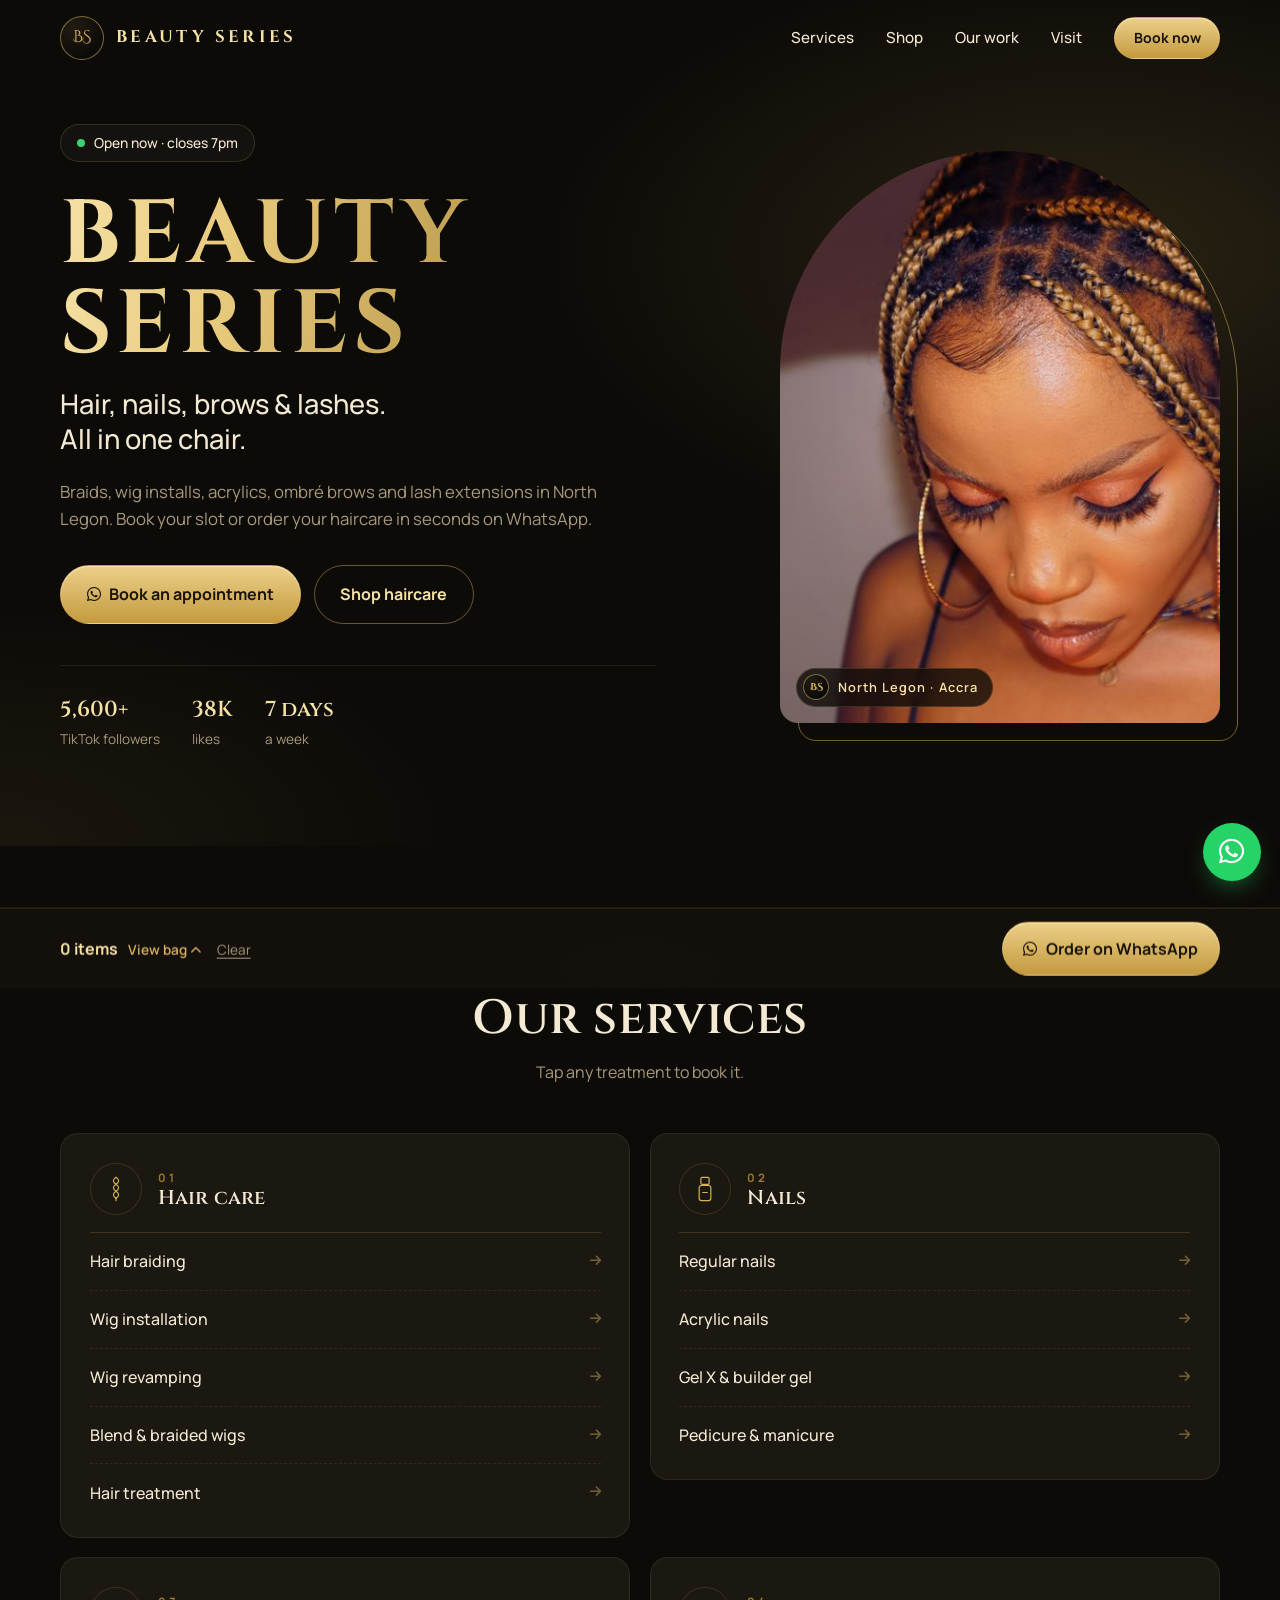
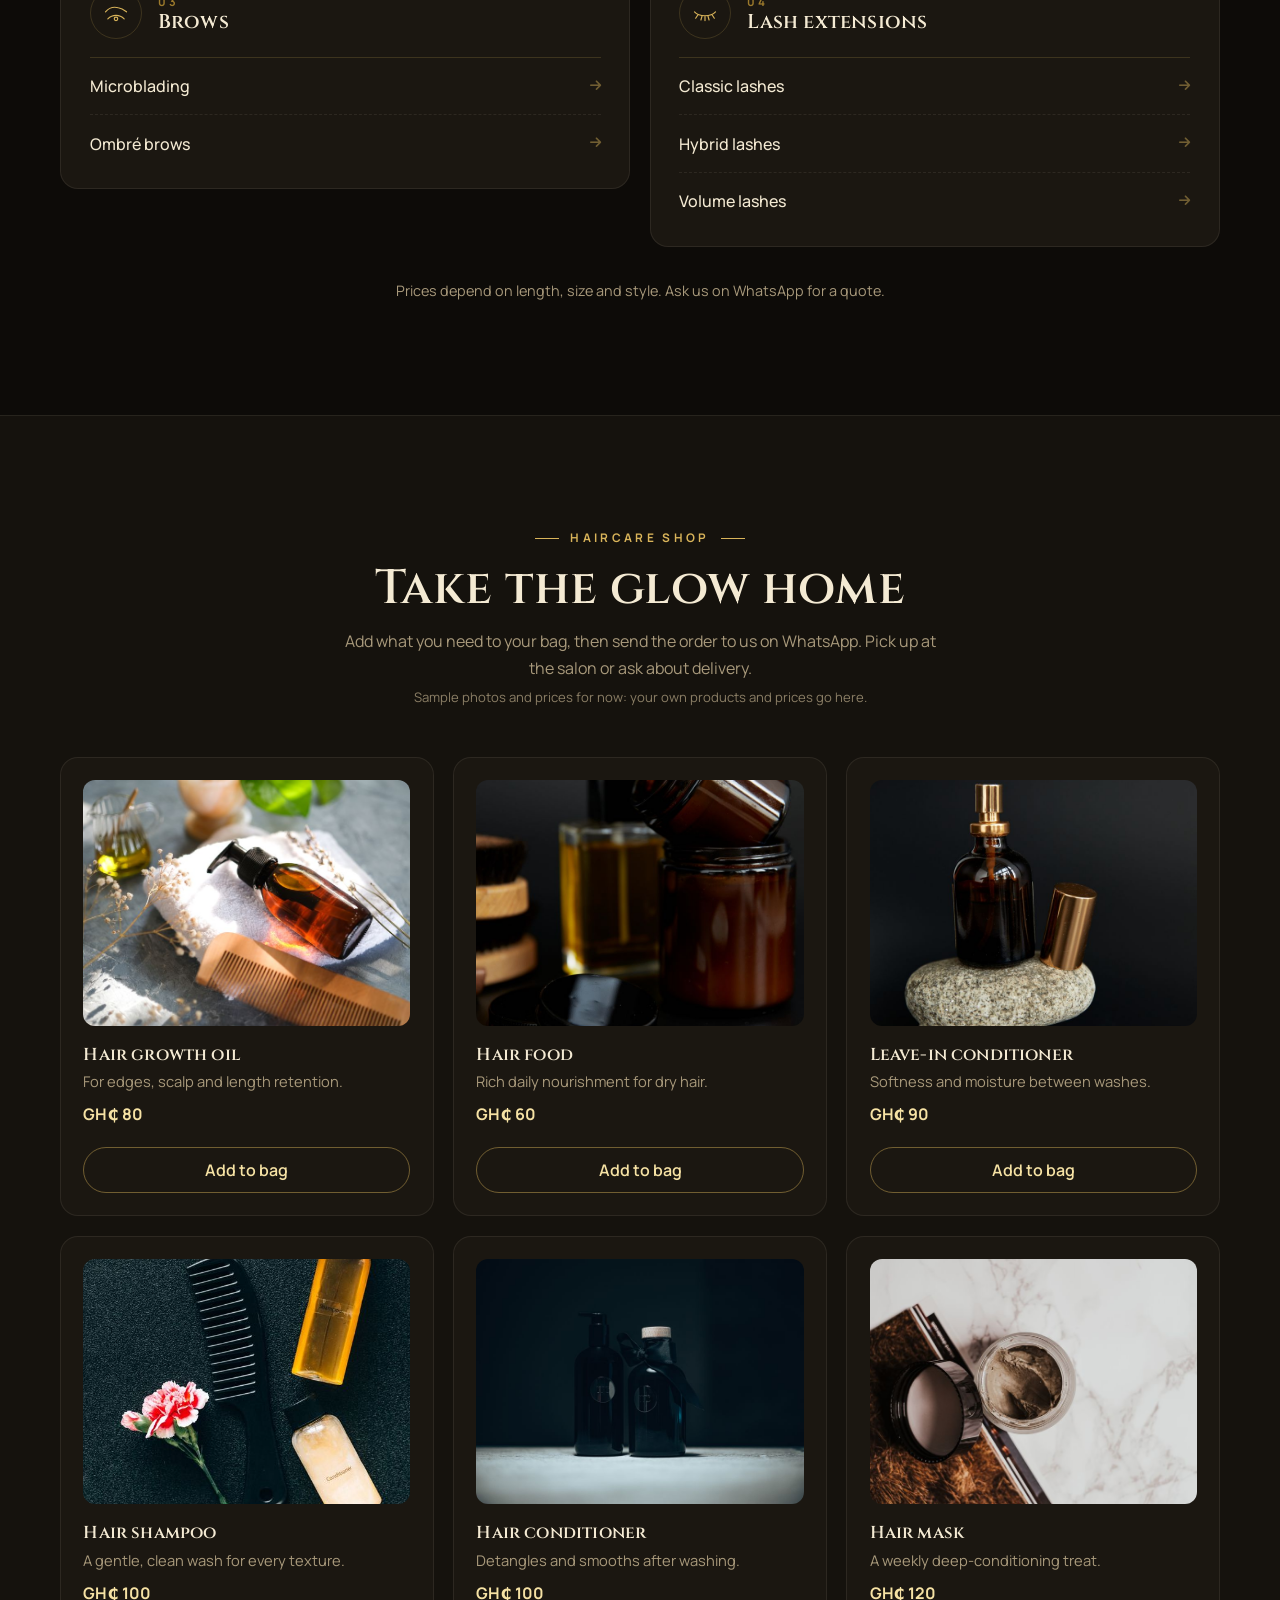
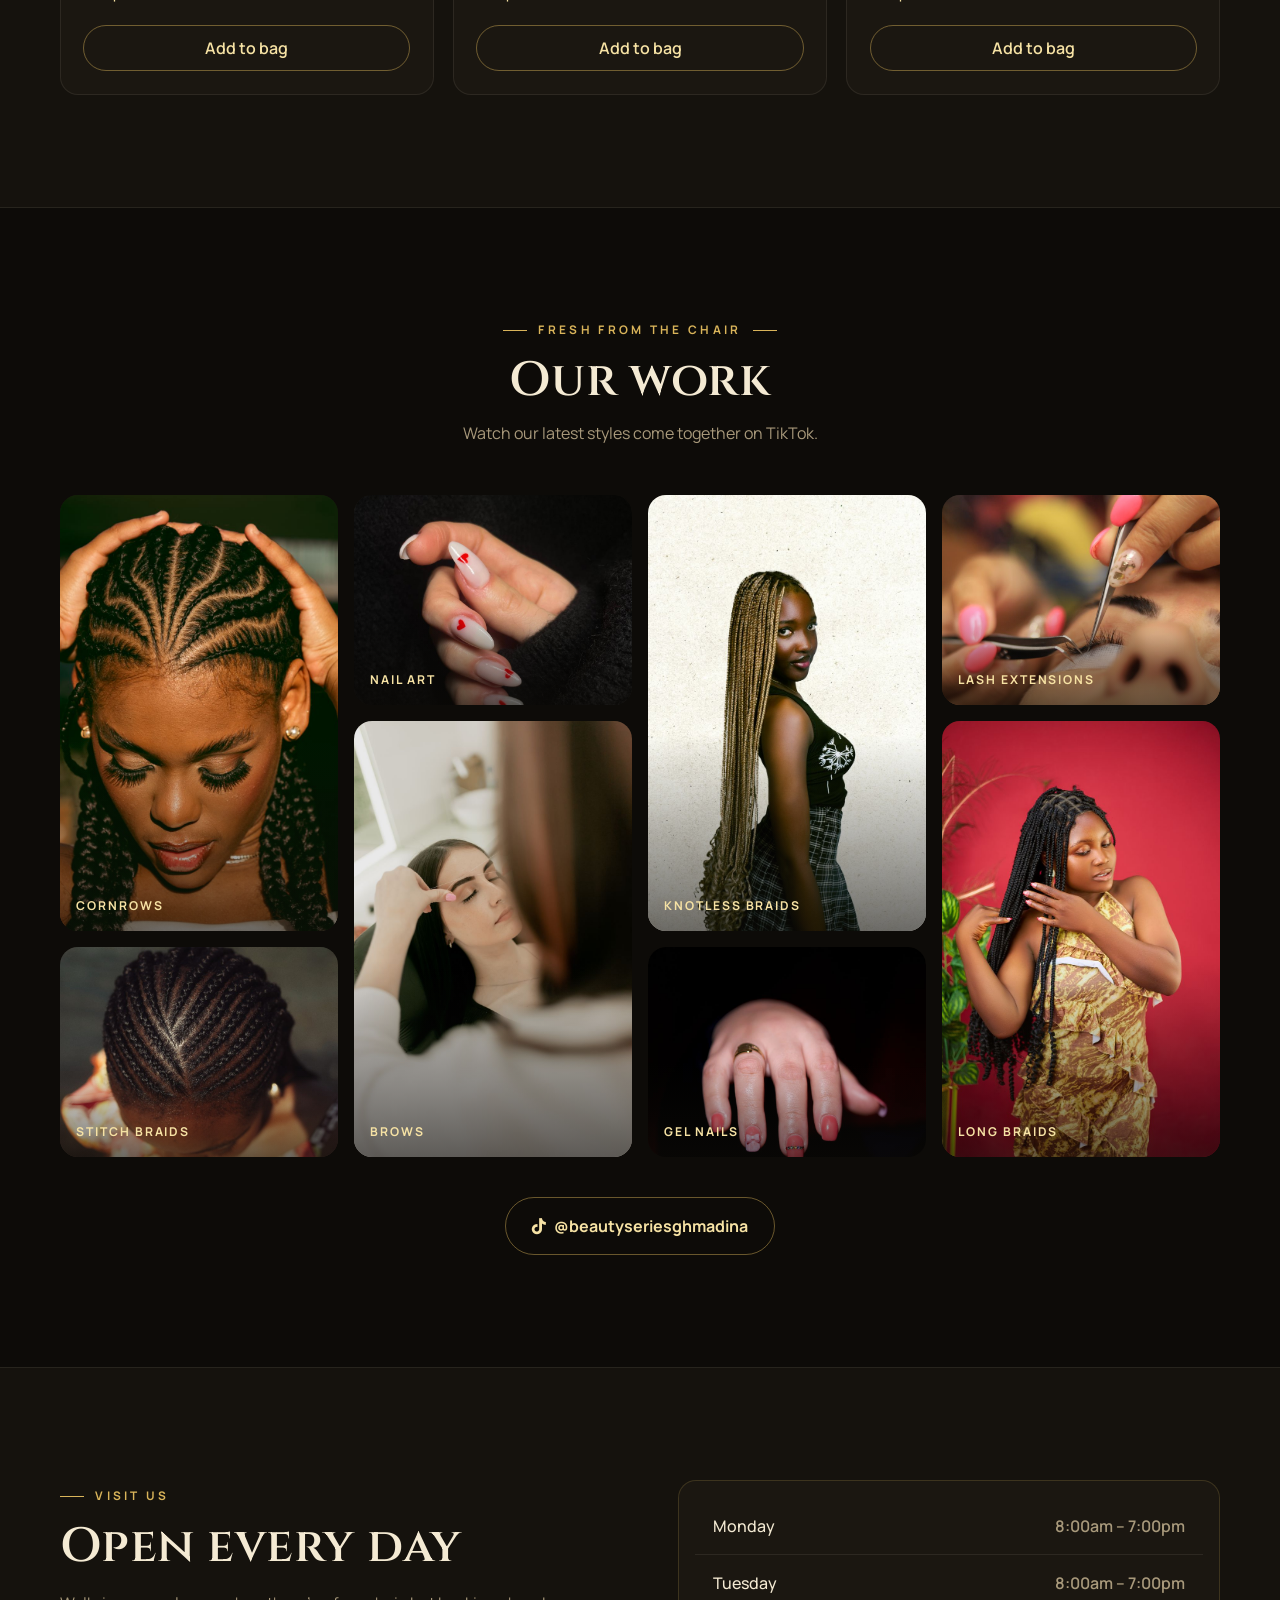
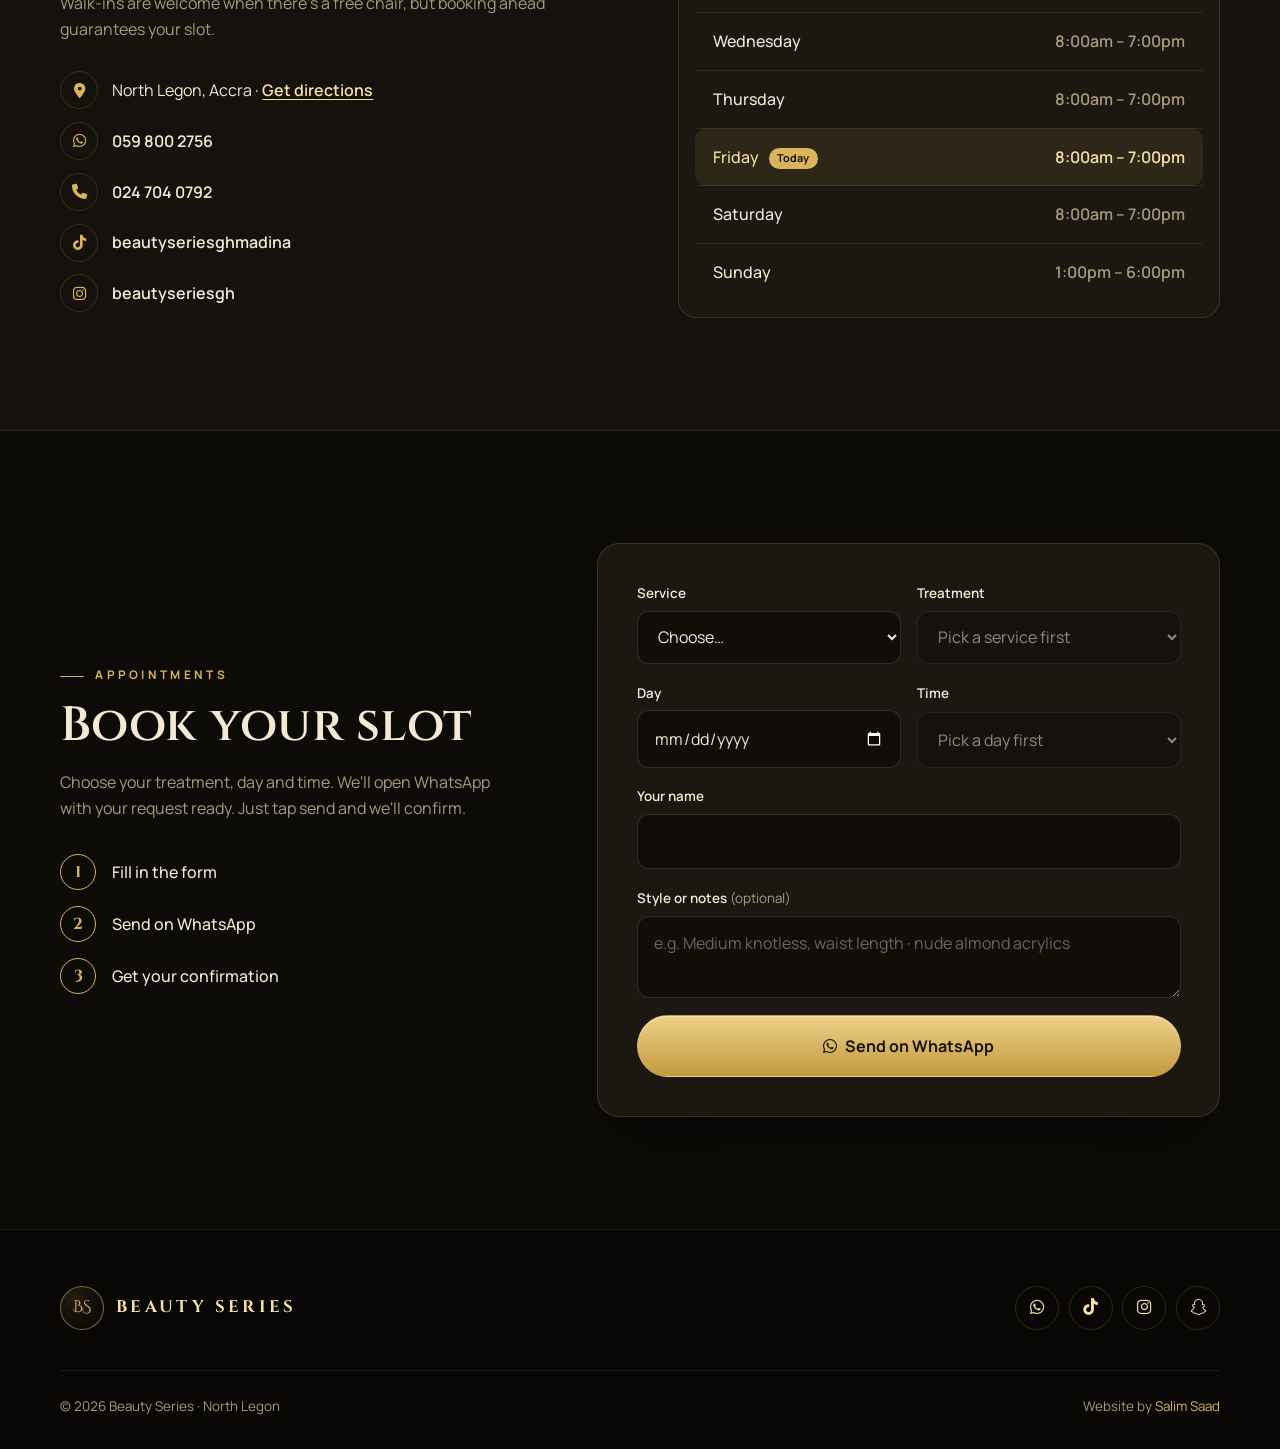
<file: index.html>
<!DOCTYPE html>
<html lang="en">
<head>
  <meta charset="UTF-8" />
  <meta name="viewport" content="width=device-width, initial-scale=1.0" />
  <title>Beauty Series | Hair, Nails, Brows &amp; Lashes in North Legon</title>
  <meta name="description" content="Beauty Series, North Legon: hair braiding, wig installs, nails, ombré brows, lash extensions and haircare products. Open every day. Book or order on WhatsApp." />

  <meta property="og:type" content="website" />
  <meta property="og:title" content="Beauty Series · North Legon" />
  <meta property="og:description" content="Hair, nails, brows and lashes, plus haircare products. Book or order on WhatsApp." />
  <meta property="og:url" content="https://salimsaad-dot.github.io/beautyseries/" />
  <meta property="og:image" content="https://salimsaad-dot.github.io/beautyseries/images/og-image.jpg" />
  <meta property="og:image:width" content="1200" />
  <meta property="og:image:height" content="630" />
  <meta name="twitter:card" content="summary_large_image" />
  <meta name="theme-color" content="#0d0b08" />

  <link rel="icon" href="data:image/svg+xml,<svg xmlns='http://www.w3.org/2000/svg' viewBox='0 0 100 100'><rect width='100' height='100' rx='50' fill='%230d0b08'/><text x='50' y='64' font-size='42' text-anchor='middle' fill='%23d9b45a' font-family='Georgia,serif' font-weight='700'>BS</text></svg>" />

  <link rel="preconnect" href="https://fonts.googleapis.com" />
  <link rel="preconnect" href="https://fonts.gstatic.com" crossorigin />
  <link href="https://fonts.googleapis.com/css2?family=Cinzel:wght@500;600;700&family=Cinzel+Decorative:wght@700&family=Manrope:wght@400;500;600;700&display=swap" rel="stylesheet" />
  <link rel="stylesheet" href="https://cdnjs.cloudflare.com/ajax/libs/font-awesome/6.4.0/css/all.min.css" />
  <link rel="stylesheet" href="style.css" />
  <script>document.documentElement.classList.add("js");</script>

  <script type="application/ld+json">
  {
    "@context": "https://schema.org",
    "@type": "BeautySalon",
    "name": "Beauty Series",
    "telephone": "+233598002756",
    "sameAs": ["https://www.tiktok.com/@beautyseriesghmadina", "https://www.instagram.com/beautyseriesgh/"],
    "address": { "@type": "PostalAddress", "addressLocality": "North Legon, Accra", "addressCountry": "GH" },
    "openingHoursSpecification": [
      { "@type": "OpeningHoursSpecification", "dayOfWeek": ["Monday","Tuesday","Wednesday","Thursday","Friday","Saturday"], "opens": "08:00", "closes": "19:00" },
      { "@type": "OpeningHoursSpecification", "dayOfWeek": "Sunday", "opens": "13:00", "closes": "18:00" }
    ]
  }
  </script>
</head>
<body>

  <!-- Reusable line icons -->
  <svg width="0" height="0" style="position:absolute" aria-hidden="true">
    <symbol id="i-hair" viewBox="0 0 48 48" fill="none" stroke="currentColor" stroke-width="2" stroke-linecap="round">
      <path d="M24 4c-6 4-6 8 0 12s6 8 0 12-6 8 0 12" /><path d="M24 4c6 4 6 8 0 12s-6 8 0 12 6 8 0 12" /><path d="M24 40v4" />
    </symbol>
    <symbol id="i-nails" viewBox="0 0 48 48" fill="none" stroke="currentColor" stroke-width="2" stroke-linecap="round" stroke-linejoin="round">
      <rect x="17" y="4" width="14" height="12" rx="2" /><path d="M14 22a4 4 0 0 1 4-4h12a4 4 0 0 1 4 4v18a4 4 0 0 1-4 4H18a4 4 0 0 1-4-4z" /><path d="M20 30h8" />
    </symbol>
    <symbol id="i-brows" viewBox="0 0 48 48" fill="none" stroke="currentColor" stroke-width="2" stroke-linecap="round">
      <path d="M6 22c6-7 14-9 22-7 6 1 10 4 14 7" /><path d="M10 34c4-4 9-6 14-6s10 2 14 6" /><circle cx="24" cy="34" r="3" />
    </symbol>
    <symbol id="i-lashes" viewBox="0 0 48 48" fill="none" stroke="currentColor" stroke-width="2" stroke-linecap="round">
      <path d="M6 22c8 9 28 9 36 0" /><path d="M12 27l-4 6M19 29l-2 7M24 30v7M29 29l2 7M36 27l4 6" />
    </symbol>
  </svg>

  <!-- ===== HEADER ===== -->
  <header class="header" id="header">
    <div class="wrap header-inner">
      <a href="#top" class="brand" aria-label="Beauty Series, home">
        <span class="mono" aria-hidden="true">BS</span>
        <span class="brand-name">Beauty Series</span>
      </a>
      <nav class="nav" id="nav" aria-label="Main">
        <a href="#services">Services</a>
        <a href="#shop">Shop</a>
        <a href="#work">Our work</a>
        <a href="#visit">Visit</a>
        <a href="#book" class="btn btn-sm">Book now</a>
      </nav>
      <button class="burger" id="burger" aria-label="Open menu" aria-expanded="false" aria-controls="nav"><span></span><span></span><span></span></button>
    </div>
  </header>

  <main id="top">

    <!-- ===== HERO ===== -->
    <section class="hero">
      <div class="wrap hero-inner">
        <div class="hero-copy">
          <p class="status" id="status" aria-live="polite"><span class="dot"></span><span id="statusText">Checking hours…</span></p>
          <h1>
            <span class="wordmark">Beauty Series</span>
            <span class="hero-line">Hair, nails, brows &amp; lashes.<br />All in one chair.</span>
          </h1>
          <p class="hero-lead">Braids, wig installs, acrylics, ombré brows and lash extensions in North Legon. Book your slot or order your haircare in seconds on WhatsApp.</p>
          <div class="hero-cta">
            <a href="#book" class="btn"><i class="fa-brands fa-whatsapp" aria-hidden="true"></i> Book an appointment</a>
            <a href="#shop" class="btn btn-line">Shop haircare</a>
          </div>
          <ul class="proof">
            <li><strong>5,600+</strong> TikTok followers</li>
            <li><strong>38K</strong> likes</li>
            <li><strong>7 days</strong> a week</li>
          </ul>
        </div>

        <!-- TODO: stock photo (Pexels 19177101). Swap for the salon's own work. -->
        <figure class="hero-photo">
          <img src="images/hero-braids.jpg" class="fade-img" alt="Woman with golden knotless braids" width="900" height="1350" fetchpriority="high" />
          <figcaption><span class="mono mono-sm" aria-hidden="true">BS</span> North Legon · Accra</figcaption>
        </figure>
      </div>
    </section>

    <!-- ===== SERVICES (menu style) ===== -->
    <!-- TODO: confirm the treatment list and add prices with the owner. Treatments are copied from their board + TikTok bio. -->
    <section class="section" id="services">
      <div class="wrap">
        <div class="head">
          <p class="kicker">The menu</p>
          <h2>Our services</h2>
          <p>Tap any treatment to book it.</p>
        </div>

        <div class="menu reveal">
          <article class="menu-card">
            <header class="menu-head">
              <span class="menu-icon"><svg><use href="#i-hair" /></svg></span>
              <div><span class="menu-num">01</span><h3>Hair care</h3></div>
            </header>
            <ul class="menu-list">
              <li><a href="#book" data-cat="Hair care" data-treat="Hair braiding">Hair braiding<i class="fa-solid fa-arrow-right" aria-hidden="true"></i></a></li>
              <li><a href="#book" data-cat="Hair care" data-treat="Wig installation">Wig installation<i class="fa-solid fa-arrow-right" aria-hidden="true"></i></a></li>
              <li><a href="#book" data-cat="Hair care" data-treat="Wig revamping">Wig revamping<i class="fa-solid fa-arrow-right" aria-hidden="true"></i></a></li>
              <li><a href="#book" data-cat="Hair care" data-treat="Blend or braided wig">Blend &amp; braided wigs<i class="fa-solid fa-arrow-right" aria-hidden="true"></i></a></li>
              <li><a href="#book" data-cat="Hair care" data-treat="Hair treatment">Hair treatment<i class="fa-solid fa-arrow-right" aria-hidden="true"></i></a></li>
            </ul>
          </article>

          <article class="menu-card">
            <header class="menu-head">
              <span class="menu-icon"><svg><use href="#i-nails" /></svg></span>
              <div><span class="menu-num">02</span><h3>Nails</h3></div>
            </header>
            <ul class="menu-list">
              <li><a href="#book" data-cat="Nails" data-treat="Regular nails">Regular nails<i class="fa-solid fa-arrow-right" aria-hidden="true"></i></a></li>
              <li><a href="#book" data-cat="Nails" data-treat="Acrylic nails">Acrylic nails<i class="fa-solid fa-arrow-right" aria-hidden="true"></i></a></li>
              <li><a href="#book" data-cat="Nails" data-treat="Gel X / builder gel">Gel X &amp; builder gel<i class="fa-solid fa-arrow-right" aria-hidden="true"></i></a></li>
              <li><a href="#book" data-cat="Nails" data-treat="Pedicure &amp; manicure">Pedicure &amp; manicure<i class="fa-solid fa-arrow-right" aria-hidden="true"></i></a></li>
            </ul>
          </article>

          <article class="menu-card">
            <header class="menu-head">
              <span class="menu-icon"><svg><use href="#i-brows" /></svg></span>
              <div><span class="menu-num">03</span><h3>Brows</h3></div>
            </header>
            <ul class="menu-list">
              <li><a href="#book" data-cat="Brows" data-treat="Microblading">Microblading<i class="fa-solid fa-arrow-right" aria-hidden="true"></i></a></li>
              <li><a href="#book" data-cat="Brows" data-treat="Ombré brows">Ombré brows<i class="fa-solid fa-arrow-right" aria-hidden="true"></i></a></li>
            </ul>
          </article>

          <article class="menu-card">
            <header class="menu-head">
              <span class="menu-icon"><svg><use href="#i-lashes" /></svg></span>
              <div><span class="menu-num">04</span><h3>Lash extensions</h3></div>
            </header>
            <ul class="menu-list">
              <li><a href="#book" data-cat="Lashes" data-treat="Classic lashes">Classic lashes<i class="fa-solid fa-arrow-right" aria-hidden="true"></i></a></li>
              <li><a href="#book" data-cat="Lashes" data-treat="Hybrid lashes">Hybrid lashes<i class="fa-solid fa-arrow-right" aria-hidden="true"></i></a></li>
              <li><a href="#book" data-cat="Lashes" data-treat="Volume lashes">Volume lashes<i class="fa-solid fa-arrow-right" aria-hidden="true"></i></a></li>
            </ul>
          </article>
        </div>
        <p class="menu-note">Prices depend on length, size and style. Ask us on WhatsApp for a quote.</p>
      </div>
    </section>

    <!-- ===== SHOP ===== -->
    <!-- TODO: confirm product names / brands / sizes and add prices. Photos are Pexels samples: swap for her real products. -->
    <section class="section section-panel" id="shop">
      <div class="wrap">
        <div class="head">
          <p class="kicker">Haircare shop</p>
          <h2>Take the glow home</h2>
          <p>Add what you need to your bag, then send the order to us on WhatsApp. Pick up at the salon or ask about delivery.</p>
          <p class="sample-note">Sample photos and prices for now: your own products and prices go here.</p>
        </div>

        <ul class="products reveal" id="products">
          <li class="product" data-product="Hair growth oil" data-price="80">
            <div class="product-art"><img class="fade-img" src="images/product-growth-oil.jpg" alt="Amber bottle of hair oil beside a wooden comb" loading="lazy" width="800" height="600" /></div>
            <h3>Hair growth oil</h3>
            <p>For edges, scalp and length retention.</p>
            <p class="price">GH₵ 80</p>
            <div class="buy"><button type="button" class="add">Add to bag</button></div>
          </li>
          <li class="product" data-product="Hair food" data-price="60">
            <div class="product-art"><img class="fade-img" src="images/product-hair-food.jpg" alt="Amber jars of rich hair butter on a dark shelf" loading="lazy" width="800" height="600" /></div>
            <h3>Hair food</h3>
            <p>Rich daily nourishment for dry hair.</p>
            <p class="price">GH₵ 60</p>
            <div class="buy"><button type="button" class="add">Add to bag</button></div>
          </li>
          <li class="product" data-product="Leave-in conditioner" data-price="90">
            <div class="product-art"><img class="fade-img" src="images/product-leave-in.jpg" alt="Amber spray bottle on a stone" loading="lazy" width="800" height="600" /></div>
            <h3>Leave-in conditioner</h3>
            <p>Softness and moisture between washes.</p>
            <p class="price">GH₵ 90</p>
            <div class="buy"><button type="button" class="add">Add to bag</button></div>
          </li>
          <li class="product" data-product="Hair shampoo" data-price="100">
            <div class="product-art"><img class="fade-img" src="images/product-shampoo.jpg" alt="Bottles of shampoo with a comb on a dark background" loading="lazy" width="800" height="600" /></div>
            <h3>Hair shampoo</h3>
            <p>A gentle, clean wash for every texture.</p>
            <p class="price">GH₵ 100</p>
            <div class="buy"><button type="button" class="add">Add to bag</button></div>
          </li>
          <li class="product" data-product="Hair conditioner" data-price="100">
            <div class="product-art"><img class="fade-img" src="images/product-conditioner.jpg" alt="Black pump bottles of conditioner" loading="lazy" width="800" height="600" /></div>
            <h3>Hair conditioner</h3>
            <p>Detangles and smooths after washing.</p>
            <p class="price">GH₵ 100</p>
            <div class="buy"><button type="button" class="add">Add to bag</button></div>
          </li>
          <li class="product" data-product="Hair mask" data-price="120">
            <div class="product-art"><img class="fade-img" src="images/product-hair-mask.jpg" alt="Open jar of creamy hair mask" loading="lazy" width="800" height="600" /></div>
            <h3>Hair mask</h3>
            <p>A weekly deep-conditioning treat.</p>
            <p class="price">GH₵ 120</p>
            <div class="buy"><button type="button" class="add">Add to bag</button></div>
          </li>
        </ul>
      </div>
    </section>

    <!-- ===== OUR WORK ===== -->
    <!-- TODO: FREE STOCK PHOTOS from Pexels (pexels.com/license), used for the pitch only.
         Replace with the salon's real work (TikTok @beautyseriesghmadina) before a public launch. -->
    <section class="section" id="work">
      <div class="wrap">
        <div class="head">
          <p class="kicker">Fresh from the chair</p>
          <h2>Our work</h2>
          <p>Watch our latest styles come together on TikTok.</p>
        </div>

        <div class="tiles reveal">
          <figure class="tile"><img class="fade-img" src="images/cornrows.jpg" alt="Woman with neat cornrow braids" loading="lazy" /><figcaption>Cornrows</figcaption></figure>
          <figure class="tile"><img class="fade-img" src="images/nail-art.jpg" alt="Nude almond nails with red heart art" loading="lazy" /><figcaption>Nail art</figcaption></figure>
          <figure class="tile"><img class="fade-img" src="images/knotless-braids.jpg" alt="Long honey blonde knotless braids" loading="lazy" style="object-position: center 15%" /><figcaption>Knotless braids</figcaption></figure>
          <figure class="tile"><img class="fade-img" src="images/lash-extensions.jpg" alt="Lash extensions being applied" loading="lazy" /><figcaption>Lash extensions</figcaption></figure>
          <figure class="tile"><img class="fade-img" src="images/stitch-braids.jpg" alt="Stitch braids seen from above" loading="lazy" /><figcaption>Stitch braids</figcaption></figure>
          <figure class="tile"><img class="fade-img" src="images/long-braids.jpg" alt="Woman with long black braids" loading="lazy" style="object-position: center 20%" /><figcaption>Long braids</figcaption></figure>
          <figure class="tile"><img class="fade-img" src="images/brow-shaping.jpg" alt="Brow treatment at the salon" loading="lazy" /><figcaption>Brows</figcaption></figure>
          <figure class="tile"><img class="fade-img" src="images/gel-nails.jpg" alt="Coral gel nails with a gold ring" loading="lazy" /><figcaption>Gel nails</figcaption></figure>
        </div>

        <div class="center">
          <a href="https://www.tiktok.com/@beautyseriesghmadina" target="_blank" rel="noopener" class="btn btn-line">
            <i class="fa-brands fa-tiktok" aria-hidden="true"></i> @beautyseriesghmadina
          </a>
        </div>
      </div>
    </section>

    <!-- ===== VISIT / HOURS ===== -->
    <section class="section section-panel" id="visit">
      <div class="wrap hours">
        <div class="hours-copy">
          <p class="kicker">Visit us</p>
          <h2>Open every day</h2>
          <p>Walk-ins are welcome when there's a free chair, but booking ahead guarantees your slot.</p>
          <ul class="contact">
            <!-- TODO: exact location / landmark + Google Maps link -->
            <li><i class="fa-solid fa-location-dot" aria-hidden="true"></i><span>North Legon, Accra · <a href="https://wa.me/233598002756?text=Hello%20Beauty%20Series!%20Please%20send%20me%20directions%20to%20the%20salon." target="_blank" rel="noopener">Get directions</a></span></li>
            <li><i class="fa-brands fa-whatsapp" aria-hidden="true"></i><a href="https://wa.me/233598002756" target="_blank" rel="noopener">059 800 2756</a></li>
            <li><i class="fa-solid fa-phone" aria-hidden="true"></i><a href="tel:+233247040792">024 704 0792</a></li>
            <li><i class="fa-brands fa-tiktok" aria-hidden="true"></i><a href="https://www.tiktok.com/@beautyseriesghmadina" target="_blank" rel="noopener">beautyseriesghmadina</a></li>
            <li><i class="fa-brands fa-instagram" aria-hidden="true"></i><a href="https://www.instagram.com/beautyseriesgh/" target="_blank" rel="noopener">beautyseriesgh</a></li>
          </ul>
        </div>

        <div class="hours-card" data-inview>
          <table class="week" id="week">
            <tbody>
              <tr data-day="1"><th>Monday</th><td>8:00am – 7:00pm</td></tr>
              <tr data-day="2"><th>Tuesday</th><td>8:00am – 7:00pm</td></tr>
              <tr data-day="3"><th>Wednesday</th><td>8:00am – 7:00pm</td></tr>
              <tr data-day="4"><th>Thursday</th><td>8:00am – 7:00pm</td></tr>
              <tr data-day="5"><th>Friday</th><td>8:00am – 7:00pm</td></tr>
              <tr data-day="6"><th>Saturday</th><td>8:00am – 7:00pm</td></tr>
              <tr data-day="0"><th>Sunday</th><td>1:00pm – 6:00pm</td></tr>
            </tbody>
          </table>
        </div>
      </div>
    </section>

    <!-- ===== BOOKING ===== -->
    <section class="section" id="book">
      <div class="wrap book">
        <div class="book-copy">
          <p class="kicker">Appointments</p>
          <h2>Book your slot</h2>
          <p>Choose your treatment, day and time. We'll open WhatsApp with your request ready. Just tap send and we'll confirm.</p>
          <ol class="steps">
            <li><span>1</span>Fill in the form</li>
            <li><span>2</span>Send on WhatsApp</li>
            <li><span>3</span>Get your confirmation</li>
          </ol>
        </div>

        <form class="form" id="bookForm" novalidate>
          <div class="f-row">
            <div class="f">
              <label for="cat">Service</label>
              <select id="cat" required>
                <option value="">Choose…</option>
                <option>Hair care</option>
                <option>Nails</option>
                <option>Brows</option>
                <option>Lashes</option>
              </select>
            </div>
            <div class="f">
              <label for="treat">Treatment</label>
              <select id="treat" required disabled>
                <option value="">Pick a service first</option>
              </select>
            </div>
          </div>

          <div>
            <div class="f-row">
              <div class="f">
                <label for="date">Day</label>
                <input id="date" type="date" required />
              </div>
              <div class="f">
                <label for="time">Time</label>
                <select id="time" required disabled>
                  <option value="">Pick a day first</option>
                </select>
              </div>
            </div>

            <!-- Only for Hair braiding; slides open/closed instead of snapping -->
            <div class="collapse" id="hairField" aria-hidden="true" inert>
              <div class="collapse-inner">
                <fieldset class="f">
                  <legend>Braiding hair</legend>
                  <div class="pills">
                    <label><input type="radio" name="hair" value="I'll bring my own hair" checked /><span>I'll bring my own</span></label>
                    <label><input type="radio" name="hair" value="Please provide the hair" /><span>Please provide it</span></label>
                  </div>
                </fieldset>
              </div>
            </div>
          </div>

          <div class="f">
            <label for="name">Your name</label>
            <input id="name" type="text" autocomplete="name" required />
          </div>

          <div class="f">
            <label for="notes">Style or notes <span class="opt">(optional)</span></label>
            <textarea id="notes" rows="2" placeholder="e.g. Medium knotless, waist length · nude almond acrylics"></textarea>
          </div>

          <p class="err" id="err" role="alert"></p>
          <button class="btn btn-block" type="submit"><i class="fa-brands fa-whatsapp" aria-hidden="true"></i> Send on WhatsApp</button>
        </form>
      </div>
    </section>
  </main>

  <footer class="footer">
    <div class="wrap footer-inner">
      <a href="#top" class="brand"><span class="mono" aria-hidden="true">BS</span><span class="brand-name">Beauty Series</span></a>
      <div class="socials">
        <a href="https://wa.me/233598002756" target="_blank" rel="noopener" aria-label="WhatsApp"><i class="fa-brands fa-whatsapp"></i></a>
        <a href="https://www.tiktok.com/@beautyseriesghmadina" target="_blank" rel="noopener" aria-label="TikTok"><i class="fa-brands fa-tiktok"></i></a>
        <a href="https://www.instagram.com/beautyseriesgh/" target="_blank" rel="noopener" aria-label="Instagram"><i class="fa-brands fa-instagram"></i></a>
        <a href="https://www.snapchat.com/add/beautyseriesgh" target="_blank" rel="noopener" aria-label="Snapchat"><i class="fa-brands fa-snapchat"></i></a>
      </div>
    </div>
    <div class="wrap footer-bottom">
      <p>© <span id="year">2026</span> Beauty Series · North Legon</p>
      <p>Website by <a href="mailto:salimsaad135@gmail.com">Salim Saad</a></p>
    </div>
  </footer>

  <!-- Shopping bag bar (appears once something is added) -->
  <div class="bag" id="bag" aria-hidden="true" inert>
    <div class="bag-list" id="bagList" hidden>
      <ul id="bagLines"></ul>
      <p class="bag-total" id="bagTotal"></p>
    </div>
    <div class="bag-inner">
      <div class="bag-info">
        <button type="button" class="bag-toggle" id="bagToggle" aria-expanded="false" aria-controls="bagList">
          <span class="bag-count" id="bagCount" aria-live="polite">0 items</span>
          <span class="bag-view"><span id="bagViewLabel">View bag</span> <i class="fa-solid fa-chevron-up" aria-hidden="true"></i></span>
        </button>
        <button type="button" class="bag-clear" id="bagClear">Clear</button>
      </div>
      <button type="button" class="btn" id="bagSend"><i class="fa-brands fa-whatsapp" aria-hidden="true"></i> Order on WhatsApp</button>
    </div>
  </div>

  <a href="https://wa.me/233598002756" class="wa" target="_blank" rel="noopener" aria-label="Chat on WhatsApp"><i class="fa-brands fa-whatsapp"></i></a>

  <script src="script.js"></script>
  <script type="module" src="js/products.js"></script>
</body>
</html>
</file>
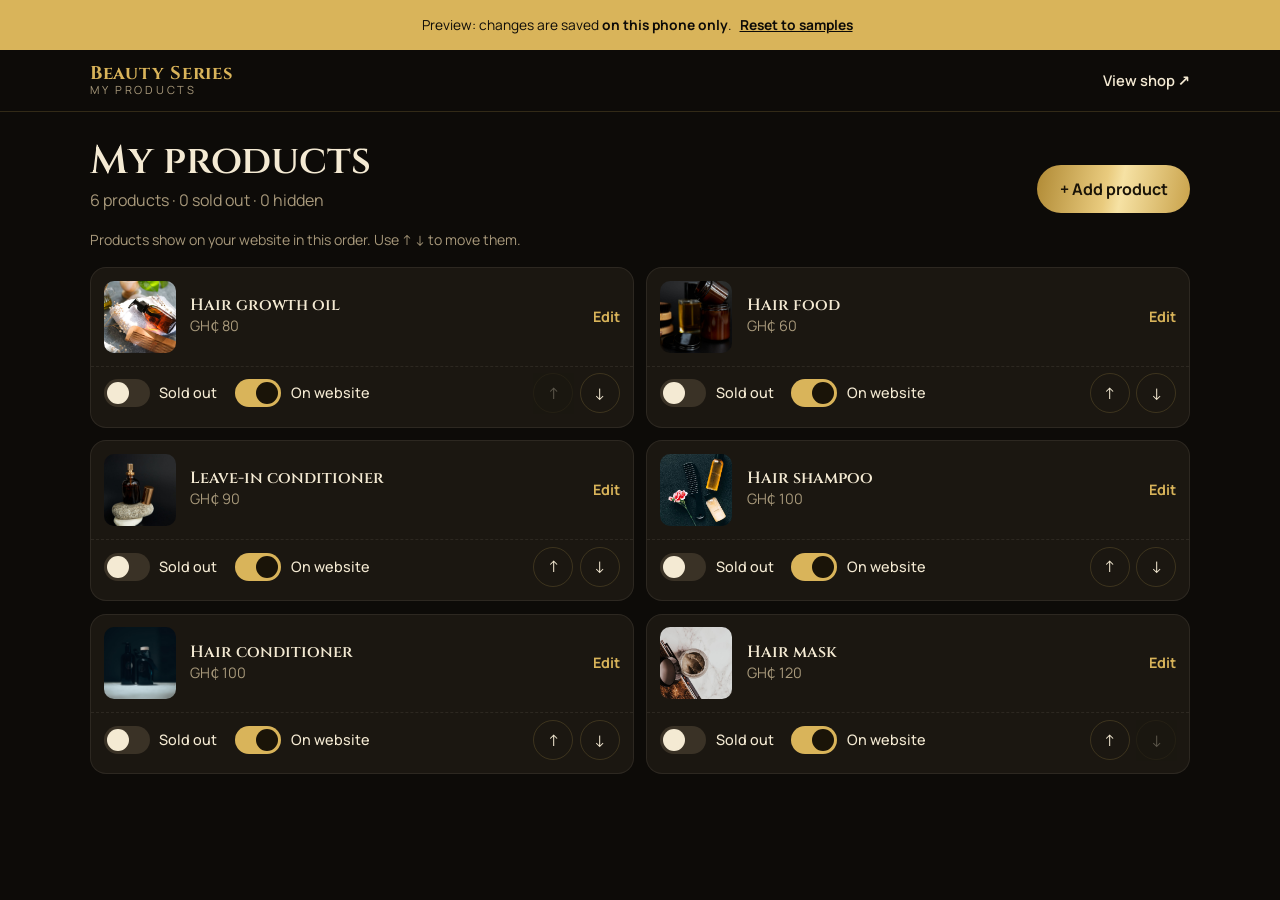
<file: admin.html>
<!doctype html>
<html lang="en">
<head>
  <meta charset="utf-8" />
  <meta name="viewport" content="width=device-width, initial-scale=1, viewport-fit=cover" />
  <title>My products · Beauty Series</title>
  <meta name="robots" content="noindex" />
  <meta name="theme-color" content="#0d0b08" />
  <link rel="icon" href="data:image/svg+xml,<svg xmlns='http://www.w3.org/2000/svg' viewBox='0 0 100 100'><rect width='100' height='100' rx='50' fill='%230d0b08'/><text x='50' y='64' font-size='42' text-anchor='middle' fill='%23d9b45a' font-family='Georgia,serif' font-weight='700'>BS</text></svg>" />
  <link rel="preconnect" href="https://fonts.googleapis.com" />
  <link rel="preconnect" href="https://fonts.gstatic.com" crossorigin />
  <link href="https://fonts.googleapis.com/css2?family=Cinzel:wght@500;600;700&family=Manrope:wght@400;500;600;700&display=swap" rel="stylesheet" />
  <link rel="stylesheet" href="admin.css" />
  <script type="module" src="js/admin.js"></script>
</head>
<body>
  <p class="strip" id="previewStrip" hidden>Preview: changes are saved <b>on this phone only</b>. <button type="button" id="reset">Reset to samples</button></p>

  <header class="top">
    <a class="logo" href="index.html#shop"><span>Beauty Series</span><small>My products</small></a>
    <a class="view" href="index.html#shop" target="_blank" rel="noopener">View shop ↗</a>
    <button class="link" type="button" id="signOut" hidden>Sign out</button>
  </header>

  <section class="box signin" id="signin" hidden>
    <h1>Welcome back</h1>
    <form id="signinForm" novalidate>
      <label class="field">Email<input type="email" id="email" autocomplete="username" /></label>
      <label class="field">Password<input type="password" id="password" autocomplete="current-password" /></label>
      <p class="err" id="signinErr" role="alert"></p>
      <button class="btn" type="submit">Sign in</button>
    </form>
  </section>
  <section class="box signin" id="notAdmin" hidden>
    <h1>No access</h1>
    <p>This login isn't set up to manage the shop. Ask Salim to add it.</p>
  </section>

  <main class="owner" id="owner" hidden>
    <div class="owner-head">
      <div>
        <h1>My products</h1>
        <p class="muted" id="stats"></p>
      </div>
      <button class="btn" type="button" id="addBtn">+ Add product</button>
    </div>
    <p class="muted small tip">Products show on your website in this order. Use ↑ ↓ to move them.</p>
    <ul class="plist" id="plist" aria-live="polite"><li class="muted">Loading…</li></ul>
  </main>

  <dialog class="editor" id="editor" aria-labelledby="edTitle">
    <form id="edForm" novalidate>
      <div class="ed-head">
        <h2 id="edTitle">Add product</h2>
        <button class="x" type="button" id="edClose" aria-label="Close without saving">×</button>
      </div>
      <div class="ed-body">
        <div class="photo-pick">
          <img id="edImg" alt="" hidden />
          <label class="photo-btn" id="photoBtn"><input type="file" id="edFile" accept="image/*" /><span id="photoLabel">📷 Add a photo</span></label>
          <p class="muted small" id="photoMsg">A clear photo of the product on a plain background.</p>
        </div>
        <label class="field">Product name<input id="edName" maxlength="60" placeholder="e.g. Hair growth oil" /></label>
        <label class="field">Short description (optional)<input id="edDesc" maxlength="200" placeholder="e.g. For edges, scalp and length retention" /></label>
        <label class="field">Price in GH₵ (optional)<input id="edPrice" type="number" inputmode="decimal" min="0" step="0.5" placeholder="Leave empty to show &quot;Ask for price&quot;" /></label>
        <label class="switch"><input type="checkbox" id="edSold" /><span></span> Sold out</label>
        <label class="switch"><input type="checkbox" id="edHidden" /><span></span> Hide from the website</label>
        <p class="err" id="edErr" role="alert"></p>
      </div>
      <div class="ed-foot">
        <button class="link danger" type="button" id="edDelete" hidden>Delete</button>
        <button class="btn grow" type="submit" id="edSave">Save</button>
      </div>
    </form>
  </dialog>

  <div class="toast" id="toast" role="status" aria-live="polite"></div>
</body>
</html>
</file>
<file: style.css>
/* =========================================================
   Beauty Series · Redco, Madina
   Black & gold, matching their logo and board
   ========================================================= */

:root {
  color-scheme: dark;              /* native controls (date picker, selects) render dark */
  --bg: #0d0b08;
  --panel: #15120d;
  --card: #1b1711;
  --field: #110e0a;
  --gold: #d9b45a;
  --gold-hi: #f6e2a4;
  --gold-lo: #9c7a2c;
  --gold-grad: linear-gradient(100deg, #9c7a2c 0%, #e9cb7e 30%, #fff1c4 50%, #e9cb7e 70%, #9c7a2c 100%);
  --cream: #f4ead3;
  --muted: #a8997b;
  --line: rgba(217, 180, 90, .18);
  --line-soft: rgba(244, 234, 211, .08);
  --wa: #25d366;

  --display: "Cinzel", "Times New Roman", serif;
  --deco: "Cinzel Decorative", "Cinzel", serif;
  --sans: "Manrope", system-ui, -apple-system, "Segoe UI", sans-serif;

  --r: 18px;
  --ease: cubic-bezier(.2, .8, .25, 1);
  --header-h: 76px;
}

*, *::before, *::after { box-sizing: border-box; margin: 0; padding: 0; }
html { scroll-behavior: smooth; scroll-padding-top: var(--header-h); }
body {
  font-family: var(--sans); font-size: 1rem; line-height: 1.65; color: var(--cream);
  background: var(--bg); -webkit-font-smoothing: antialiased; overflow-x: hidden;
}
img, svg { display: block; max-width: 100%; }
a { color: inherit; }
button, input, select, textarea { font: inherit; color: inherit; }
:focus-visible { outline: 2px solid var(--gold); outline-offset: 3px; }

.wrap { width: min(1160px, 100% - 2.5rem); margin-inline: auto; }
.center { text-align: center; margin-top: 2.5rem; }

h1, h2, h3 { font-family: var(--display); font-weight: 600; line-height: 1.12; letter-spacing: .01em; }
h2 { font-size: clamp(2rem, 4.4vw, 3rem); }
h3 { font-size: 1.25rem; }
.kicker { font-size: .74rem; font-weight: 700; letter-spacing: .28em; text-transform: uppercase; color: var(--gold); margin-bottom: .9rem; }
.kicker::before { content: ""; display: inline-block; width: 24px; height: 1px; background: currentColor; vertical-align: middle; margin-right: .7rem; }

/* ---------- Buttons ---------- */
.btn {
  display: inline-flex; align-items: center; justify-content: center; gap: .55rem;
  padding: .95rem 1.6rem; border-radius: 999px; border: 1px solid transparent;
  background: linear-gradient(180deg, #ecd089, #c49a3f); color: #1a1408;
  font-weight: 700; text-decoration: none; cursor: pointer;
  box-shadow: inset 0 1px 0 rgba(255, 255, 255, .35);
  transition: transform .3s var(--ease), box-shadow .3s var(--ease), background .3s var(--ease), color .3s var(--ease), border-color .3s var(--ease), scale .12s var(--ease);
}
.btn-line { background: transparent; color: var(--gold-hi); border-color: var(--line); box-shadow: none; border-color: rgba(217, 180, 90, .45); }
@media (hover: hover) {
  .btn:hover { transform: translateY(-2px); box-shadow: inset 0 1px 0 rgba(255, 255, 255, .35), 0 14px 30px -14px rgba(217, 180, 90, .6); }
  .btn-line:hover { background: rgba(217, 180, 90, .1); border-color: var(--gold); box-shadow: none; }
}
.btn:active, .wa:active, .add:active, .qty button:active, .pills label:active span { scale: .97; }
.btn-sm { padding: .55rem 1.15rem; font-size: .88rem; }
.btn-block { width: 100%; padding-block: 1.05rem; }

/* ---------- Brand ---------- */
.mono {
  display: inline-grid; place-items: center; width: 44px; height: 44px; border-radius: 50%;
  border: 1px solid rgba(217, 180, 90, .55); font-family: var(--deco); font-size: 1.05rem; letter-spacing: -.04em;
  color: var(--gold); background: radial-gradient(circle at 30% 25%, #221c12, #0d0b08 70%);
}
.mono-sm { width: 26px; height: 26px; font-size: .62rem; }
.brand { display: inline-flex; align-items: center; gap: .75rem; text-decoration: none; position: relative; z-index: 110; }
.brand-name { font-family: var(--display); font-weight: 700; font-size: 1.05rem; letter-spacing: .2em; text-transform: uppercase; color: var(--gold-hi); }

/* ---------- Header ---------- */
/* The frosted blur sits on a layer behind the header, not on the header itself:
   a backdrop-filter on the header would trap the full-screen phone menu inside the 72px bar. */
.header { position: fixed; inset: 0 0 auto; z-index: 100; height: var(--header-h); display: flex; align-items: center; transition: box-shadow .3s var(--ease); }
.header::before { content: ""; position: absolute; inset: 0; z-index: -1; pointer-events: none; transition: background .3s var(--ease); }
.header.scrolled { box-shadow: 0 1px 0 var(--line); }
.header.scrolled::before { background: rgba(13, 11, 8, .86); backdrop-filter: blur(14px); -webkit-backdrop-filter: blur(14px); }
.header-inner { display: flex; align-items: center; justify-content: space-between; }
.nav { display: flex; align-items: center; gap: 2rem; }
.nav a:not(.btn) { text-decoration: none; font-weight: 500; font-size: .95rem; color: var(--cream); transition: color .25s; }
.nav a:not(.btn):hover { color: var(--gold); }

.burger { display: none; width: 44px; height: 44px; border: 0; background: none; cursor: pointer; position: relative; z-index: 110; }
.burger span { position: absolute; left: 11px; right: 11px; height: 2px; border-radius: 2px; background: var(--gold-hi); transition: transform .3s var(--ease), opacity .3s; }
.burger span:nth-child(1) { top: 15px; }
.burger span:nth-child(2) { top: 21px; }
.burger span:nth-child(3) { top: 27px; }
.menu-open .burger span:nth-child(1) { transform: translateY(6px) rotate(45deg); }
.menu-open .burger span:nth-child(2) { opacity: 0; }
.menu-open .burger span:nth-child(3) { transform: translateY(-6px) rotate(-45deg); }

/* ---------- Hero ---------- */
.hero {
  position: relative; overflow: hidden;
  padding: calc(var(--header-h) + 3rem) 0 clamp(4rem, 8vw, 6rem);
  background:
    radial-gradient(ellipse 60% 50% at 85% 30%, rgba(217, 180, 90, .14), transparent 70%),
    radial-gradient(ellipse 50% 40% at 0% 100%, rgba(217, 180, 90, .07), transparent 70%),
    var(--bg);
}
.hero-inner { display: grid; grid-template-columns: 1.1fr .9fr; gap: clamp(2.5rem, 6vw, 5rem); align-items: center; }

.status {
  display: inline-flex; align-items: center; gap: .55rem; padding: .42rem 1rem; border-radius: 999px;
  border: 1px solid var(--line); background: rgba(255, 255, 255, .03); font-size: .86rem; font-weight: 500; margin-bottom: 1.8rem;
}
.dot { width: 8px; height: 8px; border-radius: 50%; background: #7b6f5a; }
.status.open .dot { background: #3ccf73; animation: pulse .9s ease-out .4s 1; }
.status.closed .dot { background: #e0566a; }
@keyframes pulse {
  from { box-shadow: 0 0 0 0 rgba(60, 207, 115, .55); }
  to   { box-shadow: 0 0 0 10px rgba(60, 207, 115, 0); }
}

.hero h1 { display: grid; gap: 1rem; }
.wordmark {
  display: block; font-weight: 700; text-transform: uppercase; letter-spacing: .06em; line-height: 1;
  font-size: clamp(2.9rem, 7.6vw, 5.6rem);
  background: var(--gold-grad); background-size: 250% 100%; background-position: 100% 0;
  -webkit-background-clip: text; background-clip: text; color: transparent;
  /* Signature moment: one sweep of light across the gold, like a foil catching the sun */
  animation: sheen 1.6s cubic-bezier(.45, 0, .2, 1) .3s backwards;
}
@keyframes sheen { from { background-position: 0% 0; } }
.hero-line { font-family: var(--sans); font-weight: 500; font-size: clamp(1.25rem, 2.4vw, 1.7rem); letter-spacing: 0; line-height: 1.3; color: var(--cream); max-width: 22ch; }
.hero-lead { color: var(--muted); max-width: 34rem; margin-top: 1.3rem; font-size: 1.05rem; }
.hero-cta { display: flex; flex-wrap: wrap; gap: .8rem; margin-top: 2rem; }

.proof { list-style: none; display: flex; flex-wrap: wrap; gap: .4rem 2rem; margin-top: 2.6rem; padding-top: 1.6rem; border-top: 1px solid var(--line-soft); font-size: .85rem; color: var(--muted); }
.proof strong { display: block; font-family: var(--display); font-size: 1.35rem; color: var(--gold-hi); font-weight: 600; }

.hero-photo { position: relative; margin: 0 0 0 auto; width: min(100%, 440px); }
.hero-photo::before { /* offset gold frame */
  content: ""; position: absolute; inset: 18px -18px -18px 18px; border: 1px solid rgba(217, 180, 90, .5); border-radius: 220px 220px var(--r) var(--r);
}
.hero-photo img { position: relative; width: 100%; height: auto; aspect-ratio: 4 / 5.2; object-fit: cover; object-position: center 20%; border-radius: 220px 220px var(--r) var(--r); }
.hero-photo figcaption {
  position: absolute; left: 1rem; bottom: 1rem; display: inline-flex; align-items: center; gap: .55rem;
  padding: .35rem .9rem .35rem .4rem; border-radius: 999px; background: rgba(13, 11, 8, .78); backdrop-filter: blur(8px); -webkit-backdrop-filter: blur(8px);
  border: 1px solid var(--line); font-size: .8rem; font-weight: 600; letter-spacing: .08em; color: var(--gold-hi);
}

/* ---------- Sections ---------- */
.section { padding: clamp(4.5rem, 9vw, 7rem) 0; }
.section-panel { background: var(--panel); border-block: 1px solid var(--line-soft); }
.head { text-align: center; max-width: 38rem; margin: 0 auto 3rem; }
.head .kicker::after { content: ""; display: inline-block; width: 24px; height: 1px; background: currentColor; vertical-align: middle; margin-left: .7rem; }
.head h2 { margin-bottom: .8rem; }
.head p:not(.kicker) { color: var(--muted); }

/* ---------- Services menu ---------- */
.menu { display: grid; grid-template-columns: 1fr 1fr; gap: 1.2rem; align-items: start; }
.menu-card { background: var(--card); border: 1px solid var(--line-soft); border-radius: var(--r); padding: 1.8rem 1.8rem 1rem; }
.menu-head { display: flex; align-items: center; gap: 1rem; padding-bottom: 1.1rem; border-bottom: 1px solid var(--line); }
.menu-icon { width: 52px; height: 52px; border-radius: 50%; display: grid; place-items: center; border: 1px solid var(--line); color: var(--gold); flex: none; }
.menu-icon svg { width: 28px; height: 28px; }
.menu-num { display: block; font-size: .72rem; font-weight: 700; letter-spacing: .24em; color: var(--gold-lo); }
.menu-list { list-style: none; }
.menu-list li + li { border-top: 1px dashed var(--line-soft); }
.menu-list a {
  display: flex; align-items: center; justify-content: space-between; gap: 1rem; padding: .95rem 0;
  margin-inline: -.6rem; padding-inline: .6rem; border-radius: 10px;
  text-decoration: none; font-weight: 500; transition: color .25s var(--ease), background-color .15s var(--ease);
}
.menu-list a:active { background-color: rgba(217, 180, 90, .09); } /* tap feedback on phones (no scale on a full-width row) */
.menu-list i { font-size: .8rem; color: var(--gold); opacity: .45; transition: opacity .25s var(--ease), translate .25s var(--ease); }
@media (hover: hover) {
  .menu-list a:hover { color: var(--gold-hi); }
  .menu-list a:hover i { opacity: 1; translate: 4px 0; }
}
@media (hover: none) { .menu-list i { opacity: .8; } }
.menu-note { text-align: center; color: var(--muted); font-size: .9rem; margin-top: 2rem; }

/* ---------- Shop ---------- */
.products { list-style: none; display: grid; grid-template-columns: repeat(3, 1fr); gap: 1.2rem; }
.product {
  display: flex; flex-direction: column; background: var(--card); border: 1px solid var(--line-soft); border-radius: var(--r);
  padding: 1.4rem; transition: border-color .3s var(--ease);
}
.product.in-bag { border-color: rgba(217, 180, 90, .55); }
.product-art {
  aspect-ratio: 4 / 3; border-radius: 12px; margin-bottom: 1.2rem; overflow: hidden; background: var(--field);
}
.product-art img { width: 100%; height: 100%; object-fit: cover; transition: transform .5s var(--ease); }
@media (hover: hover) { .product:hover .product-art img { transform: scale(1.04); } }
.sample-note { font-size: .82rem; color: var(--muted); opacity: .8; margin-top: .4rem; }
.product h3 { font-size: 1.08rem; margin-bottom: .3rem; }
.product p { color: var(--muted); font-size: .92rem; flex: 1; }
.buy { margin-top: 1.2rem; height: 46px; display: grid; }
.buy > * { grid-area: 1 / 1; }
.add {
  border-radius: 999px; border: 1px solid rgba(217, 180, 90, .45); background: transparent; color: var(--gold-hi);
  font-weight: 600; cursor: pointer; transition: background .25s var(--ease), border-color .25s var(--ease), opacity .2s var(--ease), scale .12s var(--ease);
}
@starting-style { .add { opacity: 0; scale: .96; } } /* fades back in when the stepper empties */
@media (hover: hover) { .add:hover { background: rgba(217, 180, 90, .1); border-color: var(--gold); } }
.qty {
  display: flex; align-items: center; justify-content: space-between; border-radius: 999px;
  background: linear-gradient(180deg, #ecd089, #c49a3f); color: #1a1408; padding: 0 .3rem;
  transition: opacity .2s var(--ease), scale .2s var(--ease);
}
@starting-style { .qty { opacity: 0; scale: .96; } }  /* stepper fades in where the button was */
.qty button { width: 38px; height: 38px; border-radius: 50%; border: 0; background: rgba(26, 20, 8, .12); color: inherit; font-size: 1.1rem; font-weight: 700; cursor: pointer; transition: background .2s, scale .12s var(--ease); }
.qty output { font-weight: 700; font-size: 1rem; }
.qty-label { font-size: .8rem; font-weight: 600; opacity: .7; margin-left: .2rem; }

/* Bag bar */
.bag {
  position: fixed; left: 0; right: 0; bottom: 0; z-index: 95; padding: .8rem 1rem calc(.8rem + env(safe-area-inset-bottom));
  background: rgba(21, 18, 13, .94); backdrop-filter: blur(14px); -webkit-backdrop-filter: blur(14px);
  border-top: 1px solid var(--line);
  translate: 0 110%; transition: translate .3s cubic-bezier(.4, 0, 1, 1);
}
.bag.is-open { translate: none; transition: translate .4s var(--ease); }
.bag-inner { width: min(1160px, 100%); margin-inline: auto; display: flex; align-items: center; justify-content: space-between; gap: 1rem; }
.bag-info { display: flex; align-items: baseline; gap: 1rem; }
.bag-count { font-weight: 700; color: var(--gold-hi); display: inline-block; }
.bag-toggle { display: flex; align-items: baseline; gap: .6rem; background: none; border: 0; color: inherit; font: inherit; cursor: pointer; padding: .3rem 0; text-align: left; }
.bag-view { font-size: .85rem; font-weight: 600; color: var(--gold); white-space: nowrap; }
.bag-view i { font-size: .7rem; transition: rotate .25s var(--ease); }
.bag-toggle[aria-expanded="true"] .bag-view i { rotate: 180deg; }
.bag-list { width: min(1160px, 100%); margin: 0 auto .8rem; max-height: min(52vh, 420px); overflow-y: auto; border-bottom: 1px solid var(--line); padding-bottom: .6rem; }
.bag-list ul { list-style: none; }
.bag-line { display: grid; grid-template-columns: 52px 1fr auto; align-items: center; gap: .8rem; padding: .55rem 0; border-bottom: 1px solid var(--line-soft); }
.bag-line:last-child { border-bottom: 0; }
.bag-line img { width: 52px; height: 52px; border-radius: 12px; object-fit: cover; background: var(--card); }
.bag-line b { display: block; font-weight: 600; color: var(--cream); font-size: .95rem; }
.bag-line small { color: var(--muted); font-size: .8rem; }
.bag-line .qty { gap: .5rem; padding: .2rem; }
.bag-line .qty button { width: 32px; height: 32px; font-size: 1rem; }
.bag-line .qty output { min-width: 1.2em; text-align: center; }
.bag-total { margin-top: .5rem; font-size: .9rem; color: var(--muted); }
.bag-total b { color: var(--gold-hi); }
body.bag-list-open .wa { opacity: 0; pointer-events: none; }
.bag-clear { background: none; border: 0; color: var(--muted); font-size: .85rem; text-decoration: underline; text-underline-offset: 3px; cursor: pointer; }
.bag .btn { padding: .8rem 1.3rem; }
body.bag-open .wa { translate: 0 calc(-1 * var(--bag-h, 78px)); }
body.bag-open .footer { padding-bottom: calc(2rem + var(--bag-h, 78px)); }

/* ---------- Work tiles ---------- */
.tiles { display: grid; grid-template-columns: repeat(4, 1fr); grid-auto-rows: 210px; gap: 1rem; }
.tile { position: relative; border-radius: var(--r); overflow: hidden; background: var(--card); }
/* Explicit placement: 4 tall + 4 short tiles fill 4×3 with no holes (re-plan if tiles are added/removed) */
.tile:nth-child(1) { grid-area: 1 / 1 / 3 / 2; }
.tile:nth-child(2) { grid-area: 1 / 2; }
.tile:nth-child(3) { grid-area: 1 / 3 / 3 / 4; }
.tile:nth-child(4) { grid-area: 1 / 4; }
.tile:nth-child(5) { grid-area: 3 / 1; }
.tile:nth-child(6) { grid-area: 2 / 4 / 4 / 5; }
.tile:nth-child(7) { grid-area: 2 / 2 / 4 / 3; }
.tile:nth-child(8) { grid-area: 3 / 3; }
.tile img { position: absolute; inset: 0; width: 100%; height: 100%; object-fit: cover; object-position: center 30%; transition: transform .8s var(--ease), opacity .4s var(--ease); }
@media (hover: hover) { .tile:hover img { transform: scale(1.05); } }
.tile::after { content: ""; position: absolute; inset: 0; background: linear-gradient(to top, rgba(13, 11, 8, .6), transparent 45%); pointer-events: none; }
.tile figcaption {
  position: absolute; z-index: 1; left: 1rem; bottom: .9rem; font-size: .76rem; font-weight: 700; letter-spacing: .16em; text-transform: uppercase; color: var(--gold-hi);
}

/* ---------- Visit / hours ---------- */
.hours { display: grid; grid-template-columns: 1fr 1fr; gap: clamp(2.5rem, 6vw, 5rem); align-items: center; }
.hours-copy h2 { margin-bottom: 1rem; }
.hours-copy > p:not(.kicker) { color: var(--muted); margin-bottom: 1.8rem; }
.contact { list-style: none; display: grid; gap: .8rem; }
.contact li { display: flex; align-items: center; gap: .9rem; }
.contact i { width: 38px; height: 38px; border-radius: 50%; display: grid; place-items: center; border: 1px solid var(--line); color: var(--gold); flex: none; font-size: .95rem; }
.contact a { text-decoration: none; font-weight: 600; color: var(--cream); transition: color .25s; }
.contact span a { color: var(--gold-hi); text-decoration: underline; text-underline-offset: 3px; }
.contact a:hover { color: var(--gold); }

.hours-card { background: var(--card); border: 1px solid var(--line); border-radius: var(--r); padding: 1rem; }
.week { width: 100%; border-collapse: collapse; }
.week th, .week td { padding: .95rem 1.1rem; text-align: left; }
.week th { font-weight: 500; }
.week td { text-align: right; font-weight: 600; color: var(--muted); }
.week tr + tr { border-top: 1px solid var(--line-soft); }
.week tr.today { background: rgba(217, 180, 90, .1); }
.week tr.today th, .week tr.today td { color: var(--gold-hi); }
.week tr.today th::after { content: "Today"; display: inline-block; margin-left: .6rem; font-size: .68rem; font-weight: 700; background: var(--gold); color: #1a1408; padding: .12rem .55rem; border-radius: 999px; vertical-align: middle; }
.week tr.today th { border-radius: 12px 0 0 12px; }
.week tr.today td { border-radius: 0 12px 12px 0; }
.hours-card.in .week tr.today th::after { animation: pop .3s var(--ease) .55s backwards; }
@keyframes pop { from { opacity: 0; scale: .9; } }

/* ---------- Booking ---------- */
.book { display: grid; grid-template-columns: .85fr 1.15fr; gap: clamp(2.5rem, 6vw, 5rem); align-items: center; }
.book-copy h2 { margin-bottom: 1rem; }
.book-copy > p:not(.kicker) { color: var(--muted); }
.steps { list-style: none; display: grid; gap: 1rem; margin-top: 2rem; }
.steps li { display: flex; align-items: center; gap: 1rem; font-weight: 500; }
.steps span { width: 36px; height: 36px; border-radius: 50%; display: grid; place-items: center; border: 1px solid var(--gold); color: var(--gold); font-family: var(--display); font-weight: 700; }

.form { background: var(--card); border: 1px solid var(--line); border-radius: calc(var(--r) + 4px); padding: clamp(1.5rem, 4vw, 2.4rem); display: grid; gap: 1.1rem; box-shadow: 0 30px 60px -30px rgba(0, 0, 0, .8); }
.f { display: grid; gap: .4rem; border: 0; min-width: 0; }
.f-row { display: grid; grid-template-columns: 1fr 1fr; gap: 1rem; }
.f label, .f legend { font-size: .84rem; font-weight: 600; color: var(--cream); }
.f legend { margin-bottom: .4rem; }
.opt { font-weight: 400; color: var(--muted); }
.f input, .f select, .f textarea {
  width: 100%; padding: .85rem 1rem; border-radius: 12px; border: 1px solid rgba(244, 234, 211, .14); background: var(--field);
  transition: border-color .25s, box-shadow .25s;
}
.f input::placeholder, .f textarea::placeholder { color: #6f6553; }
.f input:focus, .f select:focus, .f textarea:focus { outline: none; border-color: var(--gold); box-shadow: 0 0 0 4px rgba(217, 180, 90, .15); }
.f select:disabled { opacity: .55; cursor: not-allowed; }
/* iPhone Safari: date inputs ignore width:100% (poke out of the form) and centre their text */
.f input[type="date"] {
  -webkit-appearance: none; appearance: none; display: block; min-width: 0;
  min-height: calc(1.65em + 1.7rem + 2px); /* same height as the other fields, even when empty */
  text-align: left;
}
.f input[type="date"]::-webkit-date-and-time-value { text-align: left; margin: 0; }
.f .invalid { border-color: #e0566a; }
.f textarea { resize: vertical; }

/* "Braiding hair" question: slides open only for Hair braiding */
.collapse {
  display: grid; grid-template-rows: 0fr; opacity: 0;
  transition: grid-template-rows .15s ease-in, opacity .15s ease-in;
}
.collapse.is-open {
  grid-template-rows: 1fr; opacity: 1;
  transition: grid-template-rows .22s var(--ease), opacity .22s var(--ease);
}
.collapse-inner { min-height: 0; overflow: hidden; margin-inline: -4px; padding-inline: 4px; }
.collapse .f {
  /* top margin = the form's gap (collapses with the question). Margin, not padding: a legend ignores
     a fieldset's top padding. 4px bottom = room for the focus outline */
  margin-top: 1.1rem; padding: 0 0 4px;
  transform: translateY(-6px); transition: transform .22s var(--ease);
}
.collapse.is-open .f { transform: none; }

.pills { display: grid; grid-template-columns: 1fr 1fr; gap: .6rem; }
.pills label { position: relative; cursor: pointer; }
.pills input { position: absolute; opacity: 0; pointer-events: none; }
.pills span { display: block; text-align: center; padding: .8rem .5rem; border-radius: 12px; border: 1px solid rgba(244, 234, 211, .14); background: var(--field); font-size: .92rem; font-weight: 500; transition: background .25s var(--ease), color .25s var(--ease), border-color .25s var(--ease), scale .12s var(--ease); }
.pills input:checked + span { background: rgba(217, 180, 90, .16); border-color: var(--gold); color: var(--gold-hi); }
.pills input:focus-visible + span { outline: 2px solid var(--gold); outline-offset: 2px; }
.err { color: #f07a8b; font-size: .88rem; transition: opacity .15s var(--ease), translate .15s var(--ease); }
.err:empty { display: none; }
@starting-style { .err { opacity: 0; translate: 0 -4px; } }

/* ---------- Footer ---------- */
.footer { background: #080705; border-top: 1px solid var(--line-soft); color: var(--muted); padding: 3.5rem 0 2rem; }
.footer-inner { display: flex; justify-content: space-between; align-items: center; gap: 1.5rem; flex-wrap: wrap; }
.socials { display: flex; gap: .6rem; }
.socials a { width: 44px; height: 44px; border-radius: 50%; display: grid; place-items: center; border: 1px solid var(--line); text-decoration: none; font-size: 1.05rem; color: var(--gold-hi); transition: background .3s var(--ease), color .3s var(--ease); }
.socials a:hover { background: var(--gold); color: #1a1408; }
.footer-bottom { display: flex; flex-wrap: wrap; justify-content: space-between; gap: .5rem; margin-top: 2.5rem; padding-top: 1.5rem; border-top: 1px solid var(--line-soft); font-size: .84rem; }
.footer-bottom a { color: var(--gold); text-decoration: none; }

/* ---------- Floating WhatsApp ---------- */
.wa {
  position: fixed; right: 1.2rem; bottom: 1.2rem; z-index: 90; width: 58px; height: 58px; border-radius: 50%;
  display: grid; place-items: center; background: var(--wa); color: #fff; font-size: 1.8rem; text-decoration: none;
  box-shadow: 0 10px 25px -8px rgba(37, 211, 102, .55);
  transition: transform .3s var(--ease), translate .4s var(--ease), scale .12s var(--ease);
}
@media (hover: hover) { .wa:hover { transform: scale(1.08); } }

/* ---------- Photos fade in once downloaded (no pop-in on slow data) ---------- */
.js .fade-img { opacity: 0; }
.js .fade-img.loaded { opacity: 1; }
.hero-photo img { transition: opacity .4s var(--ease); }

/* ---------- Pre-filled form fields glow once (after tapping a treatment on the menu) ---------- */
.f .prefilled { animation: prefill 1.1s var(--ease) .15s backwards; }
@keyframes prefill { from { border-color: var(--gold); box-shadow: 0 0 0 4px rgba(217, 180, 90, .4); } }

/* ---------- Reveal ---------- */
/* `translate` (not `transform`) so it never cancels hover transforms */
.js .reveal { opacity: 0; translate: 0 16px; transition: opacity .6s var(--ease) var(--d, 0s), translate .6s var(--ease) var(--d, 0s); }
.js .reveal.in { opacity: 1; translate: none; }

/* ---------- Responsive ---------- */
@media (max-width: 960px) {
  .hero-inner { grid-template-columns: 1fr; }
  .hero-photo { margin: 1rem auto 0; width: min(100% - 18px, 400px); }
  .products { grid-template-columns: repeat(2, 1fr); }
  .tiles { grid-template-columns: repeat(3, 1fr); }
  /* 3 columns × 4 rows */
  .tile:nth-child(1) { grid-area: 1 / 1 / 3 / 2; }
  .tile:nth-child(2) { grid-area: 3 / 1; }
  .tile:nth-child(4) { grid-area: 4 / 1; }
  .tile:nth-child(3) { grid-area: 1 / 2 / 3 / 3; }
  .tile:nth-child(6) { grid-area: 3 / 2 / 5 / 3; }
  .tile:nth-child(7) { grid-area: 1 / 3 / 3 / 4; }
  .tile:nth-child(5) { grid-area: 3 / 3; }
  .tile:nth-child(8) { grid-area: 4 / 3; }
  .hours, .book { grid-template-columns: 1fr; }
}

@media (max-width: 760px) {
  .burger { display: block; }
  .nav {
    position: fixed; inset: 0; z-index: 105; flex-direction: column; justify-content: center; gap: 1.8rem;
    background: var(--bg); opacity: 0; visibility: hidden; transition: opacity .3s var(--ease), visibility .3s;
  }
  .nav a:not(.btn) { font-family: var(--display); font-size: 1.8rem; font-weight: 600; }
  .nav .btn { padding: .9rem 2rem; font-size: 1rem; }
  .menu-open .nav { opacity: 1; visibility: visible; }
  .menu-open { overflow: hidden; }

  .menu { grid-template-columns: 1fr; }
  .tiles { grid-template-columns: repeat(2, 1fr); grid-auto-rows: 170px; }
  /* 2 columns × 6 rows */
  .tile:nth-child(1) { grid-area: 1 / 1 / 3 / 2; }
  .tile:nth-child(2) { grid-area: 1 / 2; }
  .tile:nth-child(3) { grid-area: 2 / 2 / 4 / 3; }
  .tile:nth-child(4) { grid-area: 3 / 1; }
  .tile:nth-child(5) { grid-area: 4 / 1; }
  .tile:nth-child(6) { grid-area: 4 / 2 / 6 / 3; }
  .tile:nth-child(7) { grid-area: 5 / 1 / 7 / 2; }
  .tile:nth-child(8) { grid-area: 6 / 2; }
}

@media (max-width: 520px) {
  .brand-name { font-size: .92rem; letter-spacing: .16em; }
  .f-row { grid-template-columns: 1fr; }
  .products { gap: .8rem; }
  .product { padding: 1rem; }
  .product p { font-size: .84rem; }
  .qty button { width: 34px; height: 34px; }
  .qty-label { display: none; }
  .add { font-size: .88rem; }
  .menu-card { padding: 1.4rem 1.3rem .6rem; }
  .week th, .week td { padding: .85rem .7rem; font-size: .95rem; }
  .bag .btn { padding: .75rem 1rem; font-size: .9rem; }
  .bag-info { flex-direction: column; gap: 0; }
  .bag-toggle { flex-direction: column; gap: 0; padding: 0; }
}

@media (prefers-reduced-motion: reduce) {
  *, *::before, *::after { animation: none !important; transition: none !important; scroll-behavior: auto !important; }
  .js .reveal { opacity: 1; translate: none; }
}

/* ---- Shop list from the owner page (js/products.js) ---- */
.product .price { flex: 0; color: var(--gold-hi); font-weight: 700; font-size: 1rem; margin-top: .5rem; }
.product-art { position: relative; }
.sold-tag { position: absolute; left: .7rem; top: .7rem; background: var(--bg); color: var(--cream); border: 1px solid var(--line); font-size: .7rem; font-weight: 700; letter-spacing: .12em; text-transform: uppercase; padding: .3rem .7rem; border-radius: 999px; }
.product.is-sold .product-art img { filter: grayscale(.7); opacity: .6; }
.add:disabled { opacity: .45; cursor: not-allowed; }
.product-empty { grid-column: 1 / -1; text-align: center; color: var(--muted); padding: 2rem 0; }
</file>
<file: admin.css>
/* Beauty Series · owner page (black & gold, same tokens as style.css) */
:root {
  color-scheme: dark;
  --bg: #0d0b08; --panel: #15120d; --card: #1b1711; --field: #110e0a;
  --gold: #d9b45a; --gold-hi: #f6e2a4; --gold-lo: #9c7a2c;
  --cream: #f4ead3; --muted: #a8997b;
  --line: rgba(217, 180, 90, .18); --line-soft: rgba(244, 234, 211, .08);
  --display: "Cinzel", "Times New Roman", serif;
  --sans: "Manrope", system-ui, -apple-system, "Segoe UI", sans-serif;
  --r: 16px;
}
*, *::before, *::after { box-sizing: border-box; }
body { margin: 0; background: var(--bg); color: var(--cream); font: 16px/1.55 var(--sans); overflow-x: hidden; }
button, input { font: inherit; color: inherit; }
img { display: block; max-width: 100%; }
::selection { background: var(--gold); color: var(--bg); }
:focus-visible { outline: 2px solid var(--gold); outline-offset: 3px; }
[hidden] { display: none !important; }
h1, h2 { font-family: var(--display); font-weight: 600; margin: 0; line-height: 1.15; }
.muted { color: var(--muted); }
.small { font-size: .88rem; }

.strip { margin: 0; padding: .55rem 1rem; text-align: center; font-size: .86rem; background: var(--gold); color: var(--bg); }
.strip button { background: none; border: 0; text-decoration: underline; font-weight: 700; cursor: pointer; min-height: 32px; }

.top { display: flex; align-items: center; gap: 1rem; padding: .9rem max(1rem, calc((100% - 1100px) / 2)); border-bottom: 1px solid var(--line); background: var(--bg); position: sticky; top: 0; z-index: 5; }
.logo { display: grid; text-decoration: none; color: var(--cream); line-height: 1.1; }
.logo span { font-family: var(--display); font-weight: 700; font-size: 1.15rem; color: var(--gold); letter-spacing: .04em; }
.logo small { font-size: .7rem; letter-spacing: .24em; text-transform: uppercase; color: var(--muted); }
.view { margin-left: auto; color: var(--cream); text-decoration: none; font-weight: 600; font-size: .92rem; }
.link { background: none; border: 0; padding: .5rem 0; min-height: 44px; color: var(--gold); font-weight: 600; cursor: pointer; text-decoration: underline; text-underline-offset: 3px; }
.link.danger { color: #ff8a80; }

.btn { display: inline-flex; align-items: center; justify-content: center; min-height: 48px; padding: 0 1.4rem; border: 0; border-radius: 999px; font-weight: 700; color: #1a1408; background: linear-gradient(100deg, #b08a35, #e9cb7e 45%, #f6e2a4 55%, #c9a24a); cursor: pointer; }
.btn:disabled { opacity: .6; cursor: progress; }
.grow { flex: 1; }

.box, .owner { width: min(1100px, 100% - 2rem); margin: 0 auto; }
.signin { max-width: 420px; padding: 3rem 0; }
.signin h1 { font-size: 1.9rem; margin-bottom: 1.2rem; }
.signin form { display: grid; gap: 1rem; background: var(--card); border: 1px solid var(--line-soft); border-radius: var(--r); padding: 1.3rem; }

.owner { padding: 1.6rem 0 4rem; }
.owner-head { display: flex; flex-wrap: wrap; align-items: end; justify-content: space-between; gap: 1rem; }
.owner-head h1 { font-size: clamp(1.8rem, 7vw, 2.5rem); }
.owner-head p { margin: .3rem 0 0; }
.tip { margin: 1rem 0; }

.plist { list-style: none; margin: 0; padding: 0; display: grid; gap: .8rem; }
@media (min-width: 900px) { .plist { grid-template-columns: 1fr 1fr; } }
.prow { background: var(--card); border: 1px solid var(--line-soft); border-radius: var(--r); overflow: hidden; }
.prow.is-hidden { opacity: .6; }
.prow-main { display: grid; grid-template-columns: 72px 1fr auto; gap: .9rem; align-items: center; width: 100%; padding: .8rem; border: 0; background: none; text-align: left; cursor: pointer; }
.prow-main img { width: 72px; height: 72px; border-radius: 10px; object-fit: cover; background: var(--field); }
.prow-info { display: grid; line-height: 1.35; min-width: 0; }
.prow-info b { font-family: var(--display); font-weight: 600; font-size: 1.02rem; }
.prow-info > span { color: var(--muted); font-size: .9rem; }
.badges { display: flex; gap: .4rem; margin-top: .25rem; }
.badges i { font-style: normal; font-size: .7rem; font-weight: 700; letter-spacing: .08em; text-transform: uppercase; padding: .1rem .55rem; border-radius: 999px; }
.b-sold { background: var(--cream); color: var(--bg); }
.b-hidden { border: 1px solid var(--line); color: var(--muted); }
.edit-hint { color: var(--gold); font-weight: 700; font-size: .9rem; }
.prow-tools { display: flex; flex-wrap: wrap; align-items: center; gap: .4rem 1.1rem; padding: .3rem .8rem .7rem; border-top: 1px dashed var(--line-soft); }
.move { margin-left: auto; display: flex; gap: .4rem; }
.move button { width: 40px; height: 40px; border-radius: 50%; border: 1px solid var(--line); background: none; cursor: pointer; font-size: 1rem; }
.move button:disabled { opacity: .3; cursor: default; }
.empty { padding: 2rem 0; text-align: center; }

.switch { position: relative; display: inline-flex; align-items: center; gap: .6rem; min-height: 44px; cursor: pointer; font-weight: 500; }
.switch input { position: absolute; opacity: 0; width: 1px; height: 1px; }
.switch span { position: relative; flex: none; width: 46px; height: 28px; border-radius: 999px; background: #3a3226; transition: background .2s; }
.switch span::after { content: ""; position: absolute; left: 3px; top: 3px; width: 22px; height: 22px; border-radius: 50%; background: var(--cream); transition: transform .2s cubic-bezier(.2, .8, .25, 1); }
.switch input:checked + span { background: var(--gold); }
.switch input:checked + span::after { transform: translateX(18px); background: #1a1408; }
.switch input:focus-visible + span { outline: 2px solid var(--gold); outline-offset: 3px; }
.switch input:disabled + span { opacity: .5; }
.switch.small { font-size: .9rem; }

.field { display: grid; gap: .4rem; font-weight: 600; font-size: .92rem; }
.field input { min-height: 48px; padding: .6rem .9rem; font-size: 16px; font-weight: 400; border-radius: 12px; border: 1px solid var(--line); background: var(--field); width: 100%; }
.field input:focus { border-color: var(--gold); outline: none; }
.invalid { border-color: #ff8a80 !important; }
.err { color: #ff8a80; margin: 0; }
.err:empty { display: none; }

dialog { border: 0; padding: 0; color: var(--cream); background: var(--panel); }
dialog::backdrop { background: rgba(0, 0, 0, .65); }
html:has(dialog[open]) { overflow: hidden; }
.editor { width: 100%; max-width: 100%; height: 100dvh; max-height: 100dvh; margin: 0; }
@media (min-width: 720px) { .editor { width: min(520px, 100%); margin: 0 0 0 auto; border-left: 1px solid var(--line); } }
.editor[open] { animation: slideIn .3s cubic-bezier(.2, .8, .25, 1); }
@keyframes slideIn { from { transform: translateX(40px); opacity: 0; } }
.editor form { height: 100%; display: flex; flex-direction: column; }
.ed-head { flex: none; display: flex; align-items: center; justify-content: space-between; min-height: 64px; padding: 0 1.2rem; border-bottom: 1px solid var(--line); }
.ed-head h2 { font-size: 1.35rem; }
.x { width: 44px; height: 44px; border-radius: 50%; border: 1px solid var(--line); background: none; font-size: 1.5rem; line-height: 1; cursor: pointer; }
.ed-body { flex: 1; overflow-y: auto; padding: 1.2rem; display: grid; gap: 1rem; align-content: start; }
.ed-foot { flex: none; display: flex; align-items: center; gap: 1rem; padding: .8rem 1.2rem calc(.8rem + env(safe-area-inset-bottom)); border-top: 1px solid var(--line); }
.photo-pick { display: grid; gap: .5rem; }
.photo-pick img { width: 100%; max-height: 280px; object-fit: cover; border-radius: 12px; background: var(--field); }
.photo-btn { display: flex; align-items: center; justify-content: center; min-height: 56px; border: 1.5px dashed var(--line); border-radius: 12px; cursor: pointer; font-weight: 600; }
.photo-btn:focus-within { outline: 2px solid var(--gold); outline-offset: 3px; }
.photo-btn input { position: absolute; opacity: 0; width: 1px; height: 1px; }
.photo-pick p { margin: 0; }

.toast { position: fixed; left: 50%; bottom: calc(24px + env(safe-area-inset-bottom)); transform: translate(-50%, 16px); background: var(--cream); color: var(--bg); padding: .7rem 1.1rem; border-radius: 999px; opacity: 0; pointer-events: none; transition: opacity .25s, transform .25s; z-index: 60; max-width: calc(100% - 32px); text-align: center; font-size: .92rem; font-weight: 600; }
.toast.show { opacity: 1; transform: translate(-50%, 0); }
@media (prefers-reduced-motion: reduce) { *, *::before, *::after { animation: none !important; transition: none !important; } }
</file>
